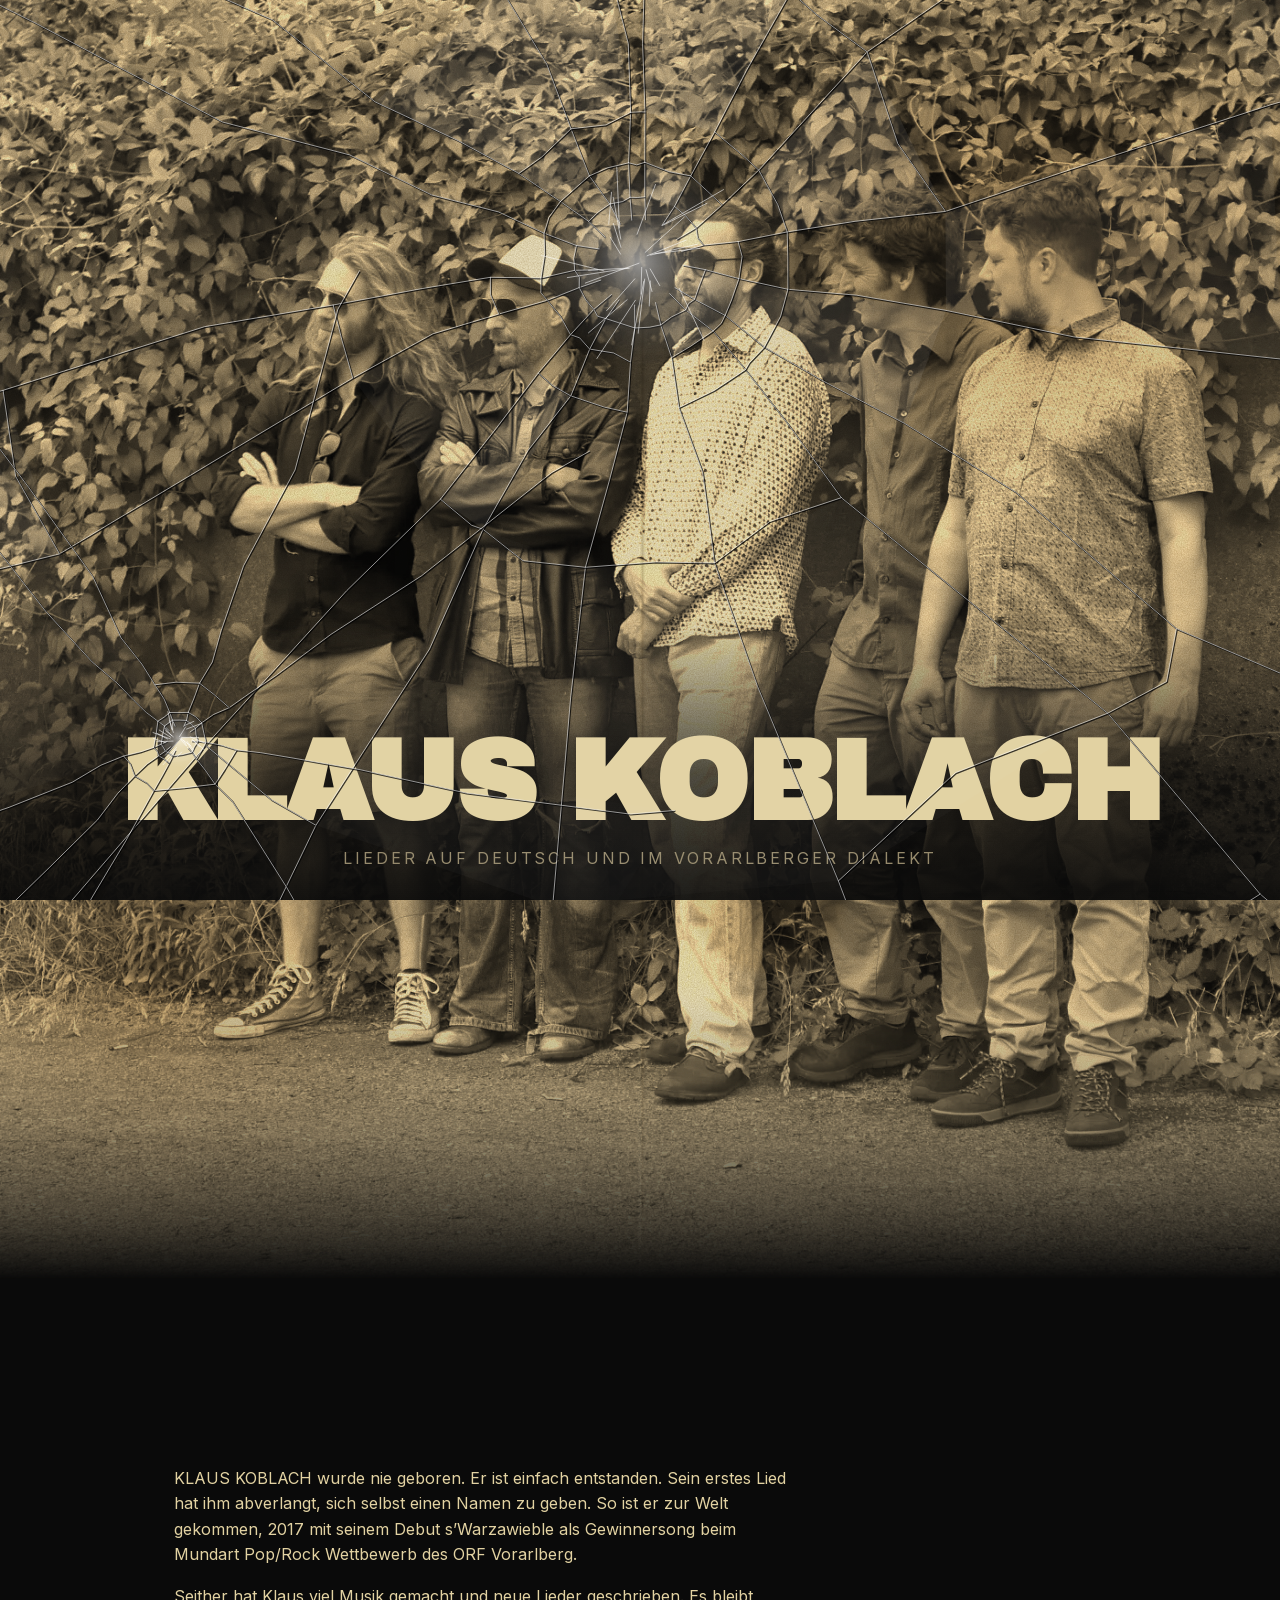
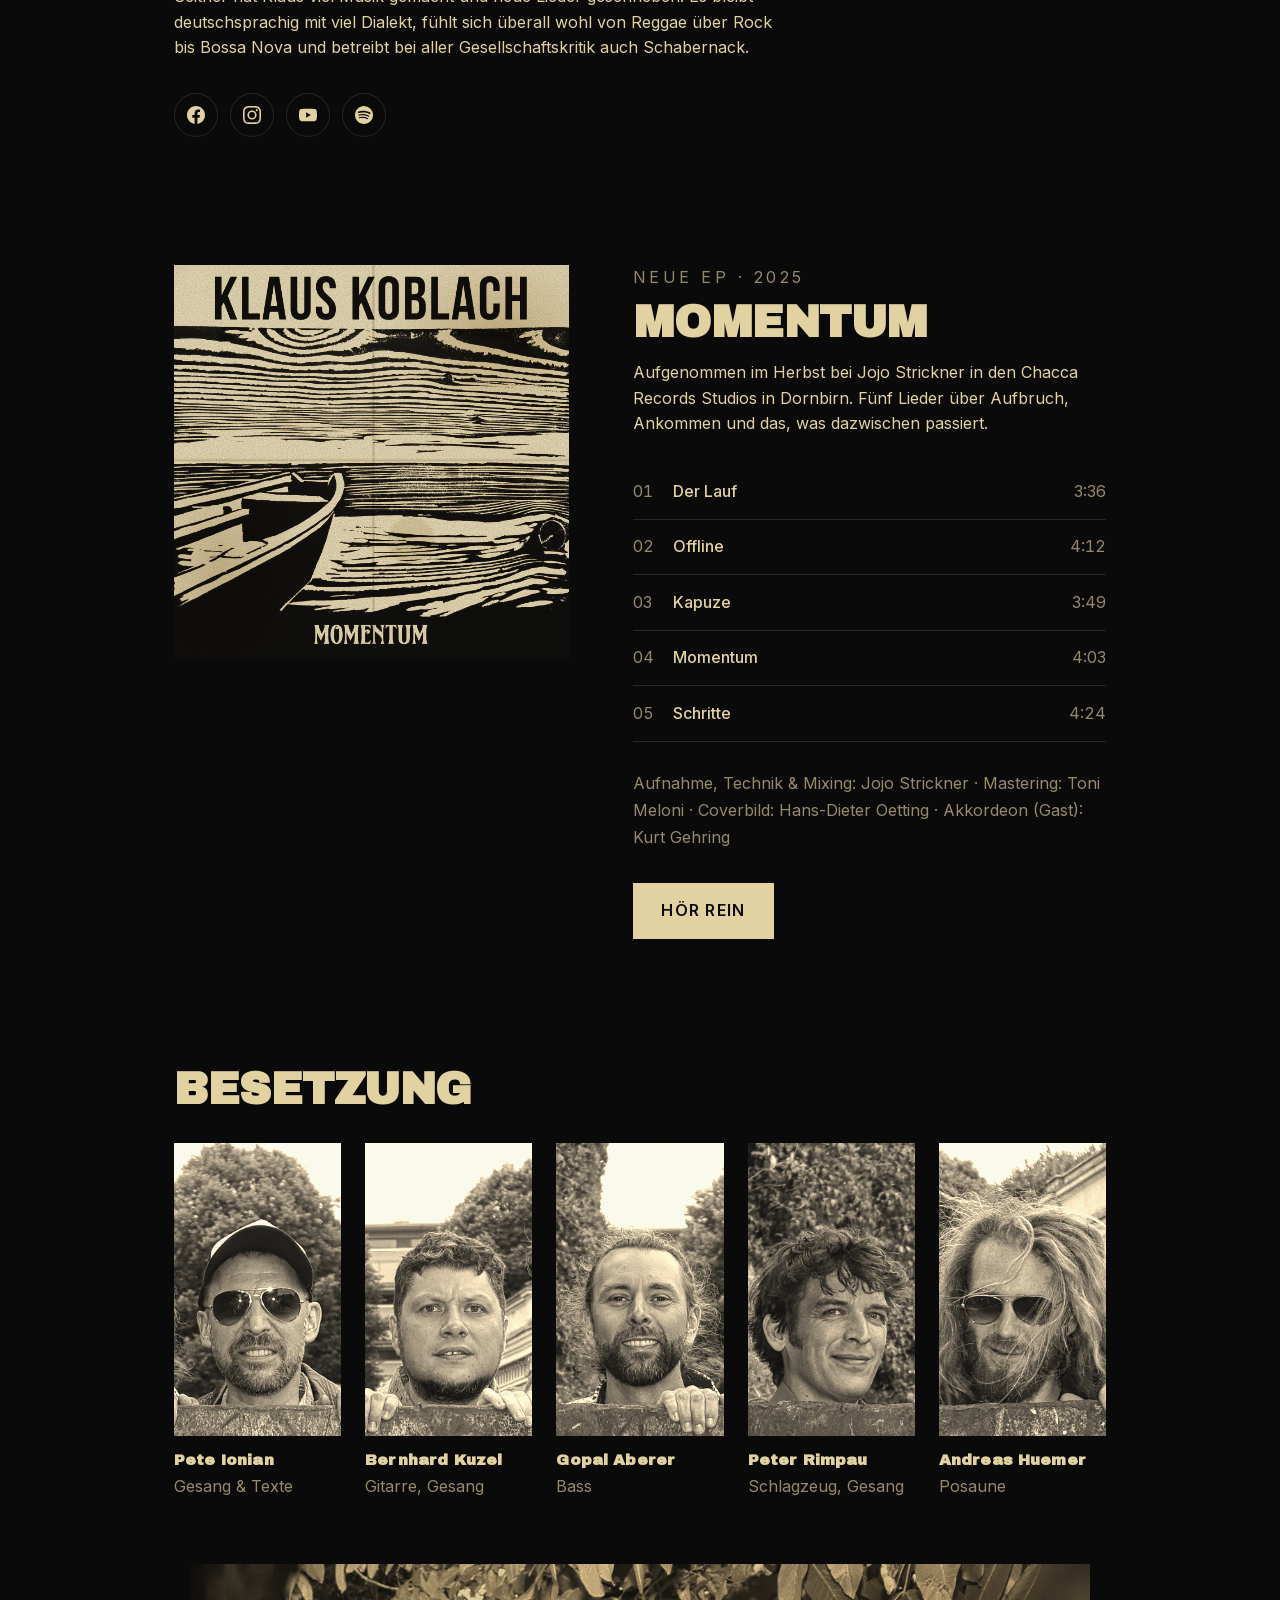
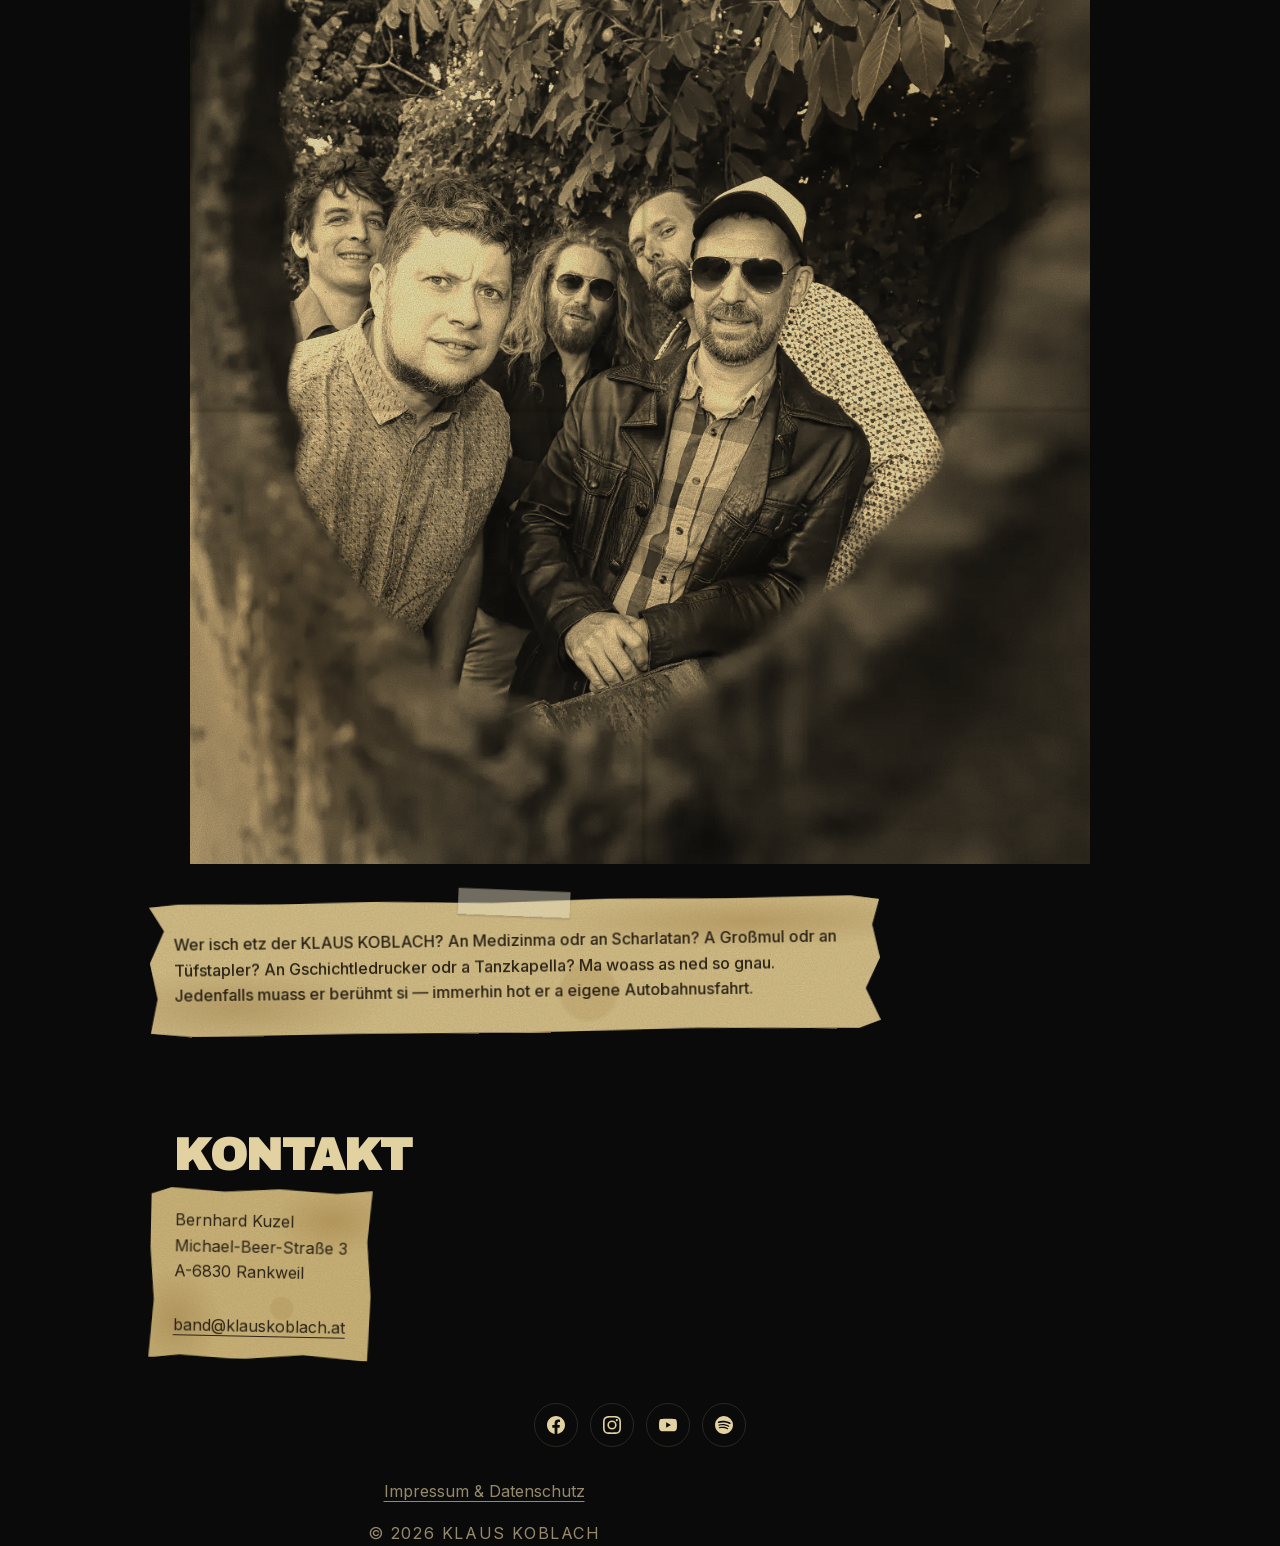
<file: index.html>
<!DOCTYPE html>
<html lang="de">
<head>
  <meta charset="utf-8">
  <meta name="viewport" content="width=device-width, initial-scale=1">
  <title>Klaus Koblach – Lieder auf Deutsch und im Vorarlberger Dialekt</title>
  <meta name="description" content="Klaus Koblach – Lieder auf Deutsch und im Vorarlberger Dialekt. Neue EP Momentum, 2025.">
  <link rel="canonical" href="https://klauskoblach.at/">
  <meta property="og:type" content="website">
  <meta property="og:site_name" content="Klaus Koblach">
  <meta property="og:title" content="Klaus Koblach">
  <meta property="og:description" content="Lieder auf Deutsch und im Vorarlberger Dialekt. Neue EP Momentum, 2025.">
  <meta property="og:url" content="https://klauskoblach.at/">
  <meta property="og:locale" content="de_AT">
  <meta property="og:image" content="https://klauskoblach.at/assets/momentum_cover.webp">
  <meta property="og:image:width" content="1400">
  <meta property="og:image:height" content="1400">
  <meta property="og:image:alt" content="Klaus Koblach – Momentum EP Cover">
  <meta name="twitter:card" content="summary_large_image">
  <meta name="twitter:title" content="Klaus Koblach">
  <meta name="twitter:description" content="Lieder auf Deutsch und im Vorarlberger Dialekt. Neue EP Momentum, 2025.">
  <meta name="twitter:image" content="https://klauskoblach.at/assets/momentum_cover.webp">
  <link rel="icon" href="favicon.ico" type="image/x-icon">
  <link rel="preload" href="./assets/fonts/inter.woff2" as="font" type="font/woff2" crossorigin>
  <link rel="preload" href="./assets/fonts/archivo-black.woff2" as="font" type="font/woff2" crossorigin>
  <link rel="stylesheet" href="main.css">
  <link rel="stylesheet" href="shatter.css">
  <script type="application/ld+json">
  {
    "@context": "https://schema.org",
    "@graph": [
      {
        "@type": "MusicGroup",
        "@id": "https://klauskoblach.at/#band",
        "name": "Klaus Koblach",
        "url": "https://klauskoblach.at/",
        "image": "https://klauskoblach.at/assets/band_hero.webp",
        "description": "Klaus Koblach – Lieder auf Deutsch und im Vorarlberger Dialekt.",
        "genre": ["Mundart", "Rock", "Funk", "Reggae"],
        "foundingLocation": {
          "@type": "Place",
          "address": {
            "@type": "PostalAddress",
            "addressRegion": "Vorarlberg",
            "addressCountry": "AT"
          }
        },
        "member": [
          { "@type": "Person", "name": "Pete Ionian", "roleName": "Gesang & Texte" },
          { "@type": "Person", "name": "Bernhard Kuzel", "roleName": "Gitarre, Gesang" },
          { "@type": "Person", "name": "Gopal Aberer", "roleName": "Bass" },
          { "@type": "Person", "name": "Peter Rimpau", "roleName": "Schlagzeug, Gesang" },
          { "@type": "Person", "name": "Andreas Huemer", "roleName": "Posaune" }
        ],
        "sameAs": [
          "https://www.facebook.com/klauskoblachmusig",
          "https://www.instagram.com/klaus.koblach/",
          "https://www.youtube.com/channel/UCjXDFGjjszeJP9RUM2wKMSg",
          "https://open.spotify.com/artist/4PFi5rYxz6XwfFeA3qB4Qe"
        ],
        "album": { "@id": "https://klauskoblach.at/#momentum" }
      },
      {
        "@type": "MusicAlbum",
        "@id": "https://klauskoblach.at/#momentum",
        "name": "Momentum",
        "albumProductionType": "https://schema.org/StudioAlbum",
        "datePublished": "2025",
        "numTracks": 5,
        "byArtist": { "@id": "https://klauskoblach.at/#band" },
        "image": "https://klauskoblach.at/assets/momentum_cover.webp",
        "track": [
          { "@type": "MusicRecording", "name": "Der Lauf", "position": 1, "duration": "PT3M36S" },
          { "@type": "MusicRecording", "name": "Offline", "position": 2, "duration": "PT4M12S" },
          { "@type": "MusicRecording", "name": "Kapuze", "position": 3, "duration": "PT3M49S" },
          { "@type": "MusicRecording", "name": "Momentum", "position": 4, "duration": "PT4M3S" },
          { "@type": "MusicRecording", "name": "Schritte", "position": 5, "duration": "PT4M24S" }
        ]
      },
      {
        "@type": "WebSite",
        "url": "https://klauskoblach.at/",
        "name": "Klaus Koblach",
        "inLanguage": "de-AT",
        "publisher": { "@id": "https://klauskoblach.at/#band" }
      }
    ]
  }
  </script>
</head>
<body>
  <header class="hero">
    <img class="hero-image" src="./assets/band_hero.webp" alt="Klaus Koblach Band">
    <div class="hero-text">
      <h1 class="wordmark">Klaus Koblach</h1>
      <p class="tagline">Lieder auf Deutsch und im Vorarlberger Dialekt</p>
    </div>
  </header>

  <main>
    <section class="intro container">
      <p class="lede">
        KLAUS KOBLACH wurde nie geboren. Er ist einfach entstanden. Sein erstes Lied hat ihm
        abverlangt, sich selbst einen Namen zu geben. So ist er zur Welt gekommen, 2017 mit
        seinem Debut <em>s’Warzawieble</em> als Gewinnersong beim Mundart Pop/Rock Wettbewerb
        des ORF Vorarlberg.
      </p>
      <p>
        Seither hat Klaus viel Musik gemacht und neue Lieder geschrieben. Es bleibt
        deutschsprachig mit viel Dialekt, fühlt sich überall wohl von Reggae über Rock bis
        Bossa Nova und betreibt bei aller Gesellschaftskritik auch Schabernack.
      </p>
      <ul class="socials socials-inline" aria-label="Social Media">
        <li><a href="https://www.facebook.com/klauskoblachmusig" aria-label="Facebook" target="_blank" rel="noopener">
          <svg viewBox="0 0 24 24" aria-hidden="true"><path fill="currentColor" d="M24 12.073c0-6.627-5.373-12-12-12s-12 5.373-12 12c0 5.99 4.388 10.954 10.125 11.854v-8.385H7.078v-3.47h3.047V9.43c0-3.007 1.792-4.669 4.533-4.669 1.312 0 2.686.235 2.686.235v2.953H15.83c-1.491 0-1.956.925-1.956 1.874v2.25h3.328l-.532 3.47h-2.796v8.385C19.612 23.027 24 18.062 24 12.073z"/></svg>
        </a></li>
        <li><a href="https://www.instagram.com/klaus.koblach/" aria-label="Instagram" target="_blank" rel="noopener">
          <svg viewBox="0 0 24 24" aria-hidden="true"><path fill="currentColor" d="M12 2.163c3.204 0 3.584.012 4.85.07 3.252.148 4.771 1.691 4.919 4.919.058 1.265.069 1.645.069 4.849 0 3.205-.012 3.584-.069 4.849-.149 3.225-1.664 4.771-4.919 4.919-1.266.058-1.644.07-4.85.07-3.204 0-3.584-.012-4.849-.07-3.26-.149-4.771-1.699-4.919-4.92-.058-1.265-.07-1.644-.07-4.849 0-3.204.013-3.583.07-4.849.149-3.227 1.664-4.771 4.919-4.919 1.266-.057 1.645-.069 4.849-.069zM12 0C8.741 0 8.333.014 7.053.072 2.695.272.273 2.69.073 7.052.014 8.333 0 8.741 0 12c0 3.259.014 3.668.072 4.948.2 4.358 2.618 6.78 6.98 6.98C8.333 23.986 8.741 24 12 24c3.259 0 3.668-.014 4.948-.072 4.354-.2 6.782-2.618 6.979-6.98.059-1.28.073-1.689.073-4.948 0-3.259-.014-3.667-.072-4.947-.196-4.354-2.617-6.78-6.979-6.98C15.668.014 15.259 0 12 0zm0 5.838a6.162 6.162 0 1 0 0 12.324 6.162 6.162 0 0 0 0-12.324zM12 16a4 4 0 1 1 0-8 4 4 0 0 1 0 8zm6.406-11.845a1.44 1.44 0 1 0 0 2.881 1.44 1.44 0 0 0 0-2.881z"/></svg>
        </a></li>
        <li><a href="https://www.youtube.com/channel/UCjXDFGjjszeJP9RUM2wKMSg" aria-label="YouTube" target="_blank" rel="noopener">
          <svg viewBox="0 0 24 24" aria-hidden="true"><path fill="currentColor" d="M23.498 6.186a3.016 3.016 0 0 0-2.122-2.136C19.505 3.545 12 3.545 12 3.545s-7.505 0-9.377.505A3.017 3.017 0 0 0 .502 6.186C0 8.07 0 12 0 12s0 3.93.502 5.814a3.016 3.016 0 0 0 2.122 2.136c1.871.505 9.376.505 9.376.505s7.505 0 9.377-.505a3.015 3.015 0 0 0 2.122-2.136C24 15.93 24 12 24 12s0-3.93-.502-5.814zM9.545 15.568V8.432L15.818 12l-6.273 3.568z"/></svg>
        </a></li>
        <li><a href="https://open.spotify.com/artist/4PFi5rYxz6XwfFeA3qB4Qe" aria-label="Spotify" target="_blank" rel="noopener">
          <svg viewBox="0 0 24 24" aria-hidden="true"><path fill="currentColor" d="M12 0C5.4 0 0 5.4 0 12s5.4 12 12 12 12-5.4 12-12A12 12 0 0 0 12 0zm5.521 17.34c-.24.359-.66.48-1.021.24-2.82-1.74-6.36-2.101-10.561-1.141-.418.122-.779-.179-.899-.539-.12-.421.18-.78.54-.9 4.56-1.021 8.52-.6 11.64 1.32.42.18.479.659.301 1.02zm1.44-3.3c-.301.42-.841.6-1.262.3-3.239-1.98-8.159-2.58-11.939-1.38-.479.12-1.02-.12-1.14-.6-.12-.48.12-1.021.6-1.141C9.6 9.9 15 10.561 18.72 12.84c.361.181.54.78.241 1.2zm.12-3.36C15.24 8.4 8.82 8.16 5.16 9.301c-.6.179-1.2-.181-1.38-.721-.18-.601.18-1.2.72-1.381 4.26-1.26 11.28-1.02 15.721 1.621.539.3.719 1.02.42 1.56-.299.421-1.02.599-1.559.3z"/></svg>
        </a></li>
      </ul>
    </section>

    <section class="release container">
      <div class="release-cover">
        <img src="./assets/momentum_cover.webp" alt="Momentum EP Cover">
      </div>
      <div class="release-info">
        <p class="eyebrow">Neue EP · 2025</p>
        <h2>Momentum</h2>
        <p>
          Aufgenommen im Herbst bei Jojo Strickner in den Chacca Records Studios in Dornbirn.
          Fünf Lieder über Aufbruch, Ankommen und das, was dazwischen passiert.
        </p>
        <ol class="tracklist">
          <li><span class="num">01</span><span class="title">Der Lauf</span><span class="dur">3:36</span></li>
          <li><span class="num">02</span><span class="title">Offline</span><span class="dur">4:12</span></li>
          <li><span class="num">03</span><span class="title">Kapuze</span><span class="dur">3:49</span></li>
          <li><span class="num">04</span><span class="title">Momentum</span><span class="dur">4:03</span></li>
          <li><span class="num">05</span><span class="title">Schritte</span><span class="dur">4:24</span></li>
        </ol>
        <p class="credits">
          Aufnahme, Technik &amp; Mixing: Jojo Strickner ·
          Mastering: Toni Meloni ·
          Coverbild: Hans-Dieter Oetting ·
          Akkordeon (Gast): Kurt Gehring
        </p>
        <a class="cta" href="https://distrokid.com/hyperfollow/klauskoblach/momentum" target="_blank" rel="noopener">Hör rein</a>
      </div>
    </section>

    <section class="lineup container">
      <h2>Besetzung</h2>
      <ul class="members">
        <li class="member" tabindex="0">
          <img src="./assets/pete.jpg" alt="Pete Ionian">
          <h3>Pete Ionian</h3>
          <p>Gesang &amp; Texte</p>
        </li>
        <li class="member" tabindex="0">
          <img src="./assets/burnes.jpg" alt="Bernhard Kuzel">
          <h3>Bernhard Kuzel</h3>
          <p>Gitarre, Gesang</p>
        </li>
        <li class="member" tabindex="0">
          <img src="./assets/gopal.jpg" alt="Gopal Aberer">
          <h3>Gopal Aberer</h3>
          <p>Bass</p>
        </li>
        <li class="member" tabindex="0">
          <img src="./assets/peter.jpg" alt="Peter Rimpau">
          <h3>Peter Rimpau</h3>
          <p>Schlagzeug, Gesang</p>
        </li>
        <li class="member" tabindex="0">
          <img src="./assets/andi.jpg" alt="Andreas Huemer">
          <h3>Andreas Huemer</h3>
          <p>Posaune</p>
        </li>
      </ul>
    </section>

    <figure class="break" tabindex="0">
      <img src="./assets/band_secondary.webp" alt="">
    </figure>

    <section class="dialect container">
      <p>
        Wer isch etz der KLAUS KOBLACH? An Medizinma odr an Scharlatan? A Großmul odr an
        Tüfstapler? An Gschichtledrucker odr a Tanzkapella? Ma woass as ned so gnau.
        Jedenfalls muass er berühmt si — immerhin hot er a eigene Autobahnusfahrt.
      </p>
    </section>

    <section class="contact container">
      <h2>Kontakt</h2>
      <div class="contact-block">
        <p>
          Bernhard Kuzel<br>
          Michael-Beer-Straße 3<br>
          A-6830 Rankweil
        </p>
        <a href="mailto:band@klauskoblach.at">band@klauskoblach.at</a>
      </div>
    </section>
  </main>

  <footer class="container">
    <ul class="socials" aria-label="Social Media">
      <li><a href="https://www.facebook.com/klauskoblachmusig" aria-label="Facebook" target="_blank" rel="noopener">
        <svg viewBox="0 0 24 24" aria-hidden="true"><path fill="currentColor" d="M24 12.073c0-6.627-5.373-12-12-12s-12 5.373-12 12c0 5.99 4.388 10.954 10.125 11.854v-8.385H7.078v-3.47h3.047V9.43c0-3.007 1.792-4.669 4.533-4.669 1.312 0 2.686.235 2.686.235v2.953H15.83c-1.491 0-1.956.925-1.956 1.874v2.25h3.328l-.532 3.47h-2.796v8.385C19.612 23.027 24 18.062 24 12.073z"/></svg>
      </a></li>
      <li><a href="https://www.instagram.com/klaus.koblach/" aria-label="Instagram" target="_blank" rel="noopener">
        <svg viewBox="0 0 24 24" aria-hidden="true"><path fill="currentColor" d="M12 2.163c3.204 0 3.584.012 4.85.07 3.252.148 4.771 1.691 4.919 4.919.058 1.265.069 1.645.069 4.849 0 3.205-.012 3.584-.069 4.849-.149 3.225-1.664 4.771-4.919 4.919-1.266.058-1.644.07-4.85.07-3.204 0-3.584-.012-4.849-.07-3.26-.149-4.771-1.699-4.919-4.92-.058-1.265-.07-1.644-.07-4.849 0-3.204.013-3.583.07-4.849.149-3.227 1.664-4.771 4.919-4.919 1.266-.057 1.645-.069 4.849-.069zM12 0C8.741 0 8.333.014 7.053.072 2.695.272.273 2.69.073 7.052.014 8.333 0 8.741 0 12c0 3.259.014 3.668.072 4.948.2 4.358 2.618 6.78 6.98 6.98C8.333 23.986 8.741 24 12 24c3.259 0 3.668-.014 4.948-.072 4.354-.2 6.782-2.618 6.979-6.98.059-1.28.073-1.689.073-4.948 0-3.259-.014-3.667-.072-4.947-.196-4.354-2.617-6.78-6.979-6.98C15.668.014 15.259 0 12 0zm0 5.838a6.162 6.162 0 1 0 0 12.324 6.162 6.162 0 0 0 0-12.324zM12 16a4 4 0 1 1 0-8 4 4 0 0 1 0 8zm6.406-11.845a1.44 1.44 0 1 0 0 2.881 1.44 1.44 0 0 0 0-2.881z"/></svg>
      </a></li>
      <li><a href="https://www.youtube.com/channel/UCjXDFGjjszeJP9RUM2wKMSg" aria-label="YouTube" target="_blank" rel="noopener">
        <svg viewBox="0 0 24 24" aria-hidden="true"><path fill="currentColor" d="M23.498 6.186a3.016 3.016 0 0 0-2.122-2.136C19.505 3.545 12 3.545 12 3.545s-7.505 0-9.377.505A3.017 3.017 0 0 0 .502 6.186C0 8.07 0 12 0 12s0 3.93.502 5.814a3.016 3.016 0 0 0 2.122 2.136c1.871.505 9.376.505 9.376.505s7.505 0 9.377-.505a3.015 3.015 0 0 0 2.122-2.136C24 15.93 24 12 24 12s0-3.93-.502-5.814zM9.545 15.568V8.432L15.818 12l-6.273 3.568z"/></svg>
      </a></li>
      <li><a href="https://open.spotify.com/artist/4PFi5rYxz6XwfFeA3qB4Qe" aria-label="Spotify" target="_blank" rel="noopener">
        <svg viewBox="0 0 24 24" aria-hidden="true"><path fill="currentColor" d="M12 0C5.4 0 0 5.4 0 12s5.4 12 12 12 12-5.4 12-12A12 12 0 0 0 12 0zm5.521 17.34c-.24.359-.66.48-1.021.24-2.82-1.74-6.36-2.101-10.561-1.141-.418.122-.779-.179-.899-.539-.12-.421.18-.78.54-.9 4.56-1.021 8.52-.6 11.64 1.32.42.18.479.659.301 1.02zm1.44-3.3c-.301.42-.841.6-1.262.3-3.239-1.98-8.159-2.58-11.939-1.38-.479.12-1.02-.12-1.14-.6-.12-.48.12-1.021.6-1.141C9.6 9.9 15 10.561 18.72 12.84c.361.181.54.78.241 1.2zm.12-3.36C15.24 8.4 8.82 8.16 5.16 9.301c-.6.179-1.2-.181-1.38-.721-.18-.601.18-1.2.72-1.381 4.26-1.26 11.28-1.02 15.721 1.621.539.3.719 1.02.42 1.56-.299.421-1.02.599-1.559.3z"/></svg>
      </a></li>
    </ul>
    <p class="legal"><a href="./impressum.html">Impressum &amp; Datenschutz</a></p>
    <p class="colophon">© 2026 Klaus Koblach</p>
  </footer>
  <script src="shatter.js" defer></script>
</body>
</html>
</file>
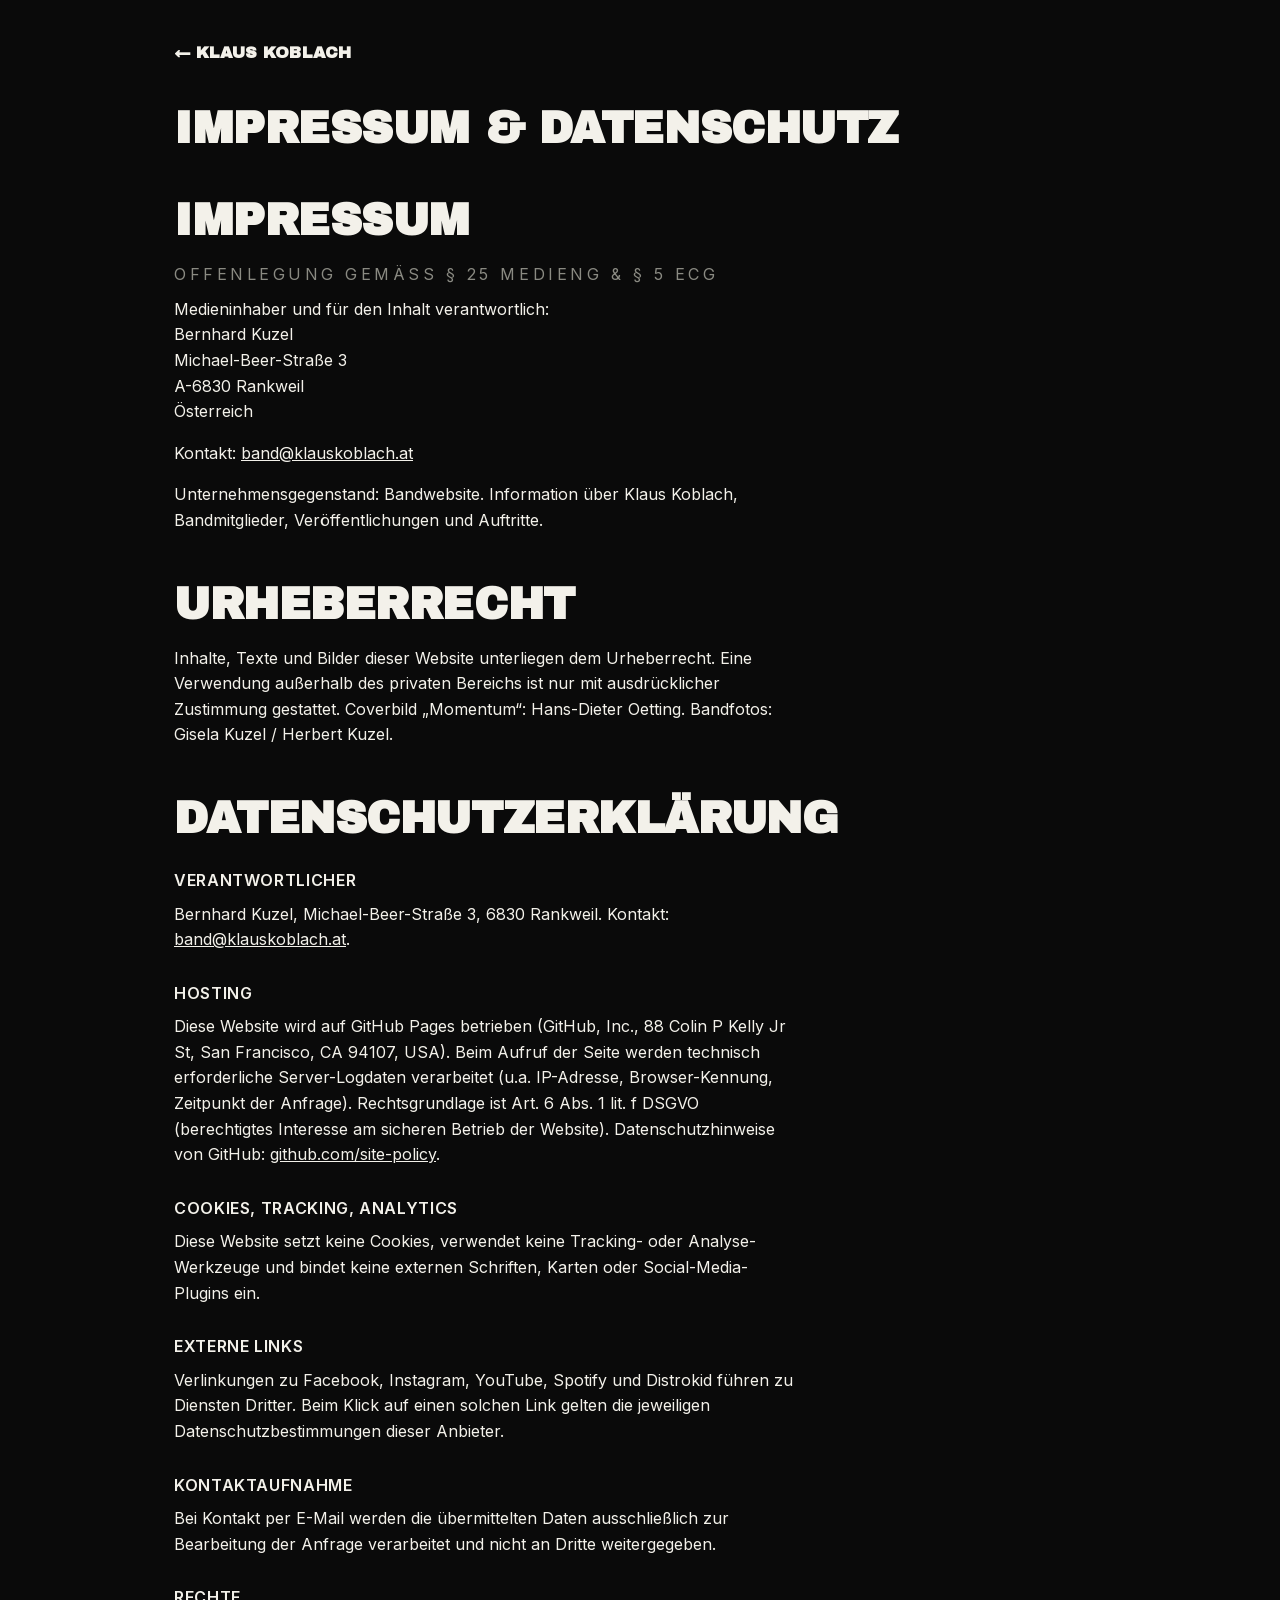
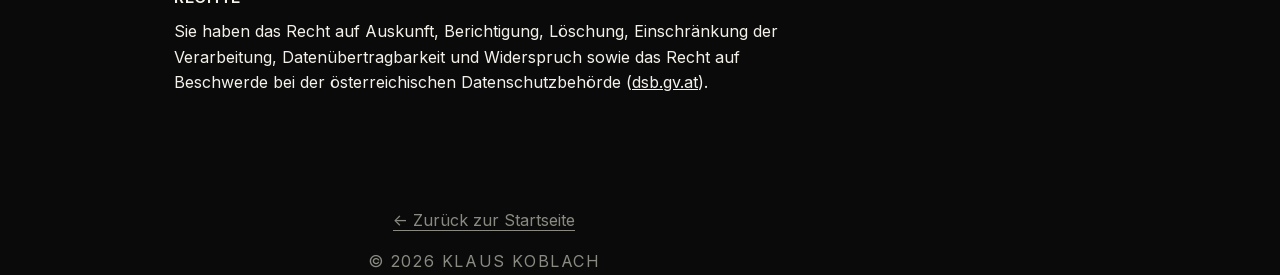
<file: impressum.html>
<!DOCTYPE html>
<html lang="de">
<head>
  <meta charset="utf-8">
  <meta name="viewport" content="width=device-width, initial-scale=1">
  <title>Impressum &amp; Datenschutz · Klaus Koblach</title>
  <meta name="description" content="Impressum und Datenschutzerklärung der Website klauskoblach.at.">
  <meta name="robots" content="noindex">
  <link rel="canonical" href="https://klauskoblach.at/impressum.html">
  <link rel="icon" href="favicon.ico" type="image/x-icon">
  <link rel="preload" href="./assets/fonts/inter.woff2" as="font" type="font/woff2" crossorigin>
  <link rel="preload" href="./assets/fonts/archivo-black.woff2" as="font" type="font/woff2" crossorigin>
  <link rel="stylesheet" href="main.css">
</head>
<body class="legal-page">
  <header class="legal-header container">
    <a class="legal-home" href="./">← Klaus Koblach</a>
  </header>

  <main class="legal-body container">
    <h1>Impressum &amp; Datenschutz</h1>

    <section>
      <h2>Impressum</h2>
      <p class="eyebrow">Offenlegung gemäß § 25 MedienG &amp; § 5 ECG</p>
      <p>
        Medieninhaber und für den Inhalt verantwortlich:<br>
        Bernhard Kuzel<br>
        Michael-Beer-Straße 3<br>
        A-6830 Rankweil<br>
        Österreich
      </p>
      <p>
        Kontakt: <a href="mailto:band@klauskoblach.at">band@klauskoblach.at</a>
      </p>
      <p>
        Unternehmensgegenstand: Bandwebsite. Information über Klaus Koblach,
        Bandmitglieder, Veröffentlichungen und Auftritte.
      </p>
    </section>

    <section>
      <h2>Urheberrecht</h2>
      <p>
        Inhalte, Texte und Bilder dieser Website unterliegen dem Urheberrecht.
        Eine Verwendung außerhalb des privaten Bereichs ist nur mit ausdrücklicher
        Zustimmung gestattet. Coverbild „Momentum“: Hans-Dieter Oetting.
        Bandfotos: Gisela Kuzel / Herbert Kuzel.
      </p>
    </section>

    <section>
      <h2>Datenschutzerklärung</h2>

      <h3>Verantwortlicher</h3>
      <p>
        Bernhard Kuzel, Michael-Beer-Straße 3, 6830 Rankweil.
        Kontakt: <a href="mailto:band@klauskoblach.at">band@klauskoblach.at</a>.
      </p>

      <h3>Hosting</h3>
      <p>
        Diese Website wird auf GitHub Pages betrieben (GitHub, Inc.,
        88 Colin P Kelly Jr St, San Francisco, CA 94107, USA). Beim Aufruf der
        Seite werden technisch erforderliche Server-Logdaten verarbeitet
        (u.a. IP-Adresse, Browser-Kennung, Zeitpunkt der Anfrage).
        Rechtsgrundlage ist Art. 6 Abs. 1 lit. f DSGVO (berechtigtes Interesse
        am sicheren Betrieb der Website).
        Datenschutzhinweise von GitHub:
        <a href="https://docs.github.com/site-policy/privacy-policies/github-general-privacy-statement"
           target="_blank" rel="noopener">github.com/site-policy</a>.
      </p>

      <h3>Cookies, Tracking, Analytics</h3>
      <p>
        Diese Website setzt keine Cookies, verwendet keine Tracking- oder
        Analyse-Werkzeuge und bindet keine externen Schriften, Karten oder
        Social-Media-Plugins ein.
      </p>

      <h3>Externe Links</h3>
      <p>
        Verlinkungen zu Facebook, Instagram, YouTube, Spotify und Distrokid
        führen zu Diensten Dritter. Beim Klick auf einen solchen Link gelten
        die jeweiligen Datenschutzbestimmungen dieser Anbieter.
      </p>

      <h3>Kontaktaufnahme</h3>
      <p>
        Bei Kontakt per E-Mail werden die übermittelten Daten ausschließlich
        zur Bearbeitung der Anfrage verarbeitet und nicht an Dritte weitergegeben.
      </p>

      <h3>Rechte</h3>
      <p>
        Sie haben das Recht auf Auskunft, Berichtigung, Löschung, Einschränkung
        der Verarbeitung, Datenübertragbarkeit und Widerspruch sowie das Recht
        auf Beschwerde bei der österreichischen Datenschutzbehörde
        (<a href="https://www.dsb.gv.at" target="_blank" rel="noopener">dsb.gv.at</a>).
      </p>
    </section>
  </main>

  <footer class="container">
    <p class="legal"><a href="./">← Zurück zur Startseite</a></p>
    <p class="colophon">© 2026 Klaus Koblach</p>
  </footer>
</body>
</html>
</file>
<file: main.css>
@font-face {
  font-family: 'Archivo Black';
  font-style: normal;
  font-weight: 400;
  font-display: swap;
  src: url('./assets/fonts/archivo-black.woff2') format('woff2');
}

@font-face {
  font-family: 'Inter';
  font-style: normal;
  font-weight: 400 600;
  font-display: swap;
  src: url('./assets/fonts/inter.woff2') format('woff2');
}

:root {
  --bg: #0a0a0a;
  --fg: #f3f1ea;
  --muted: #8a8a82;
  --rule: rgba(243, 241, 234, 0.12);
  --max: 980px;
}

* {
  box-sizing: border-box;
}

html {
  -webkit-text-size-adjust: 100%;
}

body {
  margin: 0;
  background: var(--bg);
  color: var(--fg);
  font-family: 'Inter', -apple-system, BlinkMacSystemFont, system-ui, sans-serif;
  font-weight: 400;
  font-size: 16px;
  line-height: 1.6;
  -webkit-font-smoothing: antialiased;
  -moz-osx-font-smoothing: grayscale;
}

img {
  display: block;
  max-width: 100%;
  height: auto;
}

a {
  color: inherit;
}

.container {
  max-width: var(--max);
  margin: 0 auto;
  padding: 0 1.5rem;
}

/* Hero */
.hero {
  position: relative;
  isolation: isolate;
}

.hero-image {
  width: 100%;
  aspect-ratio: 1 / 1;
  object-fit: cover;
  filter: grayscale(100%) contrast(1.05);
  -webkit-mask-image: linear-gradient(180deg, #000 78%, transparent 100%);
  mask-image: linear-gradient(180deg, #000 78%, transparent 100%);
}

.hero-text {
  position: sticky;
  bottom: 0;
  z-index: 2;
  margin-top: -10rem;
  padding: 7rem 1.5rem 1.75rem;
  text-align: center;
  background: linear-gradient(180deg,
    rgba(10, 10, 10, 0) 0%,
    rgba(10, 10, 10, 0.7) 55%,
    rgba(10, 10, 10, 0.95) 100%);
}

.wordmark {
  font-family: 'Archivo Black', Impact, sans-serif;
  font-weight: 900;
  font-size: clamp(2.5rem, 11vw, 7rem);
  line-height: 0.95;
  letter-spacing: -0.02em;
  margin: 0;
  text-transform: uppercase;
}

.tagline {
  letter-spacing: 0.18em;
  text-transform: uppercase;
  color: var(--muted);
  margin: 0.6rem auto 0;
  max-width: none;
}

/* Sections */
main section {
  padding: 5rem 0;
  border-top: 0;
}

main section:first-of-type {
  border-top: 0;
  padding-top: 4rem;
}

main .release,
main .lineup,
main .contact {
  padding-top: 4rem;
}

@media (min-width: 768px) {
  main section {
    padding: 7rem 0;
  }

  main .release,
  main .lineup,
  main .contact {
    padding-top:  8rem;
  }
}

h2 {
  font-family: 'Archivo Black', Impact, sans-serif;
  font-weight: 900;
  font-size: clamp(1.75rem, 4.5vw, 2.75rem);
  letter-spacing: -0.01em;
  text-transform: uppercase;
  margin: 0 0 2rem;
  line-height: 1;
}

p {
  margin: 0 0 1rem;
  max-width: 62ch;
}

p:last-child {
  margin-bottom: 0;
}

em {
  font-style: normal;
}

/* Release / EP */
.release {
  display: grid;
  gap: 2.5rem;
  grid-template-columns: 1fr;
}

@media (min-width: 768px) {
  .release {
    grid-template-columns: 5fr 6fr;
    gap: 4rem;
    align-items: start;
  }
}

.release-cover img {
  width: 100%;
  aspect-ratio: 1 / 1;
  object-fit: cover;
}

.release-info > h2 {
  margin-top: 0.25rem;
  margin-bottom: 1rem;
}

.eyebrow {
  letter-spacing: 0.22em;
  text-transform: uppercase;
  color: var(--muted);
  margin: 0 0 0.6rem;
}

.tracklist {
  list-style: none;
  margin: 1.75rem 0;
  padding: 0;
  border-top: 0;
}

.tracklist li {
  display: grid;
  grid-template-columns: 2.5rem 1fr auto;
  align-items: baseline;
  padding: 0.9rem 0;
  border-bottom: 1px solid var(--rule);
  font-variant-numeric: tabular-nums;
}

.tracklist .num {
  color: var(--muted);
  letter-spacing: 0.05em;
}

.tracklist .title {
  font-weight: 500;
}

.tracklist .dur {
  color: var(--muted);
}

.credits {
  line-height: 1.7;
  color: var(--muted);
  max-width: none;
}

.cta {
  display: inline-block;
  margin-top: 1rem;
  padding: 0.95rem 1.8rem;
  background: var(--fg);
  color: var(--bg);
  font-weight: 600;
  letter-spacing: 0.08em;
  text-transform: uppercase;
  text-decoration: none;
  transition: opacity 0.15s ease;
}

.cta:hover,
.cta:focus-visible {
  opacity: 0.85;
  outline: none;
}

/* Lineup */
.members {
  list-style: none;
  margin: 0;
  padding: 0;
  display: grid;
  gap: 1.5rem 1rem;
  grid-template-columns: repeat(2, 1fr);
}

@media (min-width: 640px) {
  .members {
    grid-template-columns: repeat(3, 1fr);
  }
}

@media (min-width: 900px) {
  .members {
    grid-template-columns: repeat(5, 1fr);
    gap: 1.5rem;
  }
}

.member,
.break {
  outline: none;
}

.member:focus-visible,
.break:focus-visible {
  outline: 2px solid var(--fg);
  outline-offset: 4px;
}

.member img {
  width: 100%;
  aspect-ratio: 4 / 7;
  object-fit: cover;
  filter: grayscale(100%) contrast(1.02);
  transition: filter 0.3s ease;
  margin-bottom: 0.75rem;
}

.member:hover img,
.member:focus-within img {
  filter: grayscale(0%);
}

.member h3 {
  font-family: 'Archivo Black', Impact, sans-serif;
  font-weight: 900;
  font-size: 0.95rem;
  margin: 0 0 0.15rem;
  letter-spacing: 0.01em;
}

.member p {
  color: var(--muted);
  margin: 0;
}

/* Break image */
.break {
  margin: 3rem auto;
  max-width: min(100%, 100vh);
}

@media (min-width: 768px) {
  .break {
    margin: 4rem auto;
  }
}

.break img {
  width: 100%;
  aspect-ratio: 1 / 1;
  object-fit: cover;
  filter: grayscale(100%) contrast(1.05);
  transition: filter 0.3s ease;
}

.break:hover img,
.break:focus-within img {
  filter: grayscale(0%);
}

/* Dialect block */
.dialect p {
  line-height: 1.6;
}

/* Contact */
.contact-block {
  display: flex;
  flex-direction: column;
  gap: 0.75rem;
}

.contact-block a {
  text-decoration: underline;
  text-underline-offset: 4px;
  text-decoration-thickness: 1px;
  width: max-content;
}

/* Footer */
footer {
  padding: 6rem 1.5rem 3rem;
  text-align: center;
  border-top: 0;
}

footer.container {
  padding-top: 4rem;
}

@media (min-width: 768px) {
  footer {
    padding-top: 8rem;
  }
}

.socials {
  list-style: none;
  display: flex;
  gap: 0.75rem;
  justify-content: center;
  padding: 0;
  margin: 0 0 2rem;
}

.socials-inline {
  justify-content: flex-start;
  margin: 2rem 0 0;
}

.socials a {
  display: inline-flex;
  width: 44px;
  height: 44px;
  align-items: center;
  justify-content: center;
  border: 1px solid var(--rule);
  border-radius: 50%;
  color: var(--fg);
  transition: background 0.15s ease, color 0.15s ease, border-color 0.15s ease;
}

.socials a:hover,
.socials a:focus-visible {
  background: var(--fg);
  color: var(--bg);
  border-color: var(--fg);
  outline: none;
}

.socials svg {
  width: 18px;
  height: 18px;
}

.colophon {
  color: var(--muted);
  letter-spacing: 0.1em;
  text-transform: uppercase;
  margin: 0;
}

.legal {
  margin: 0 0 1rem;
}

.legal a {
  color: var(--muted);
  text-decoration: underline;
  text-underline-offset: 4px;
  text-decoration-thickness: 1px;
}

/* Legal page (Impressum/Datenschutz) */
.legal-page main section {
  padding: 0;
  border-top: 0;
  margin-top: 3rem;
}

.legal-header {
  padding-top: 2.5rem;
  padding-bottom: 2.5rem;
}

.legal-home {
  font-family: 'Archivo Black', Impact, sans-serif;
  font-weight: 900;
  text-transform: uppercase;
  letter-spacing: 0.02em;
  text-decoration: none;
  font-size: 1rem;
}

.legal-body {
  padding-bottom: 3rem;
}

.legal-body h1 {
  font-family: 'Archivo Black', Impact, sans-serif;
  font-weight: 900;
  font-size: clamp(1.75rem, 4.5vw, 2.75rem);
  letter-spacing: -0.01em;
  text-transform: uppercase;
  margin: 0 0 2.5rem;
  line-height: 1;
}

.legal-body h2 {
  margin-top: 0;
  margin-bottom: 1.25rem;
}

.legal-body h3 {
  font-family: 'Inter', sans-serif;
  font-weight: 600;
  font-size: 1rem;
  letter-spacing: 0.04em;
  text-transform: uppercase;
  margin: 1.75rem 0 0.5rem;
  color: var(--fg);
}
</file>
<file: shatter.css>
/* Shattered-glass + yellowed-poster layer. Adds no layout: only overlays,
   pseudo-elements, filters and colour on existing elements. */

:root {
  /* Yellowed instead of white text */
  --fg: #e2d2a2;
  --muted: #968a6c;
  --rule: rgba(226, 210, 162, 0.14);
  --paper: #d8c48e;
  --paper-edge: #a8874a;
  --ink: #2b2216;
  --paper-noise: url("data:image/svg+xml,%3Csvg xmlns='http://www.w3.org/2000/svg' width='220' height='220'%3E%3Cfilter id='n'%3E%3CfeTurbulence type='fractalNoise' baseFrequency='0.85' numOctaves='3' stitchTiles='stitch'/%3E%3CfeColorMatrix values='0 0 0 0 0.35 0 0 0 0 0.25 0 0 0 0 0.1 0 0 0 0.55 0'/%3E%3C/filter%3E%3Crect width='100%25' height='100%25' filter='url(%23n)'/%3E%3C/svg%3E");
  --paper-stains:
    radial-gradient(ellipse 40% 30% at 82% 18%, rgba(140, 95, 30, 0.35), transparent 70%),
    radial-gradient(ellipse 30% 45% at 12% 78%, rgba(120, 80, 25, 0.3), transparent 70%),
    radial-gradient(circle at 60% 70%, rgba(150, 110, 40, 0.18) 0 6%, transparent 7%),
    radial-gradient(ellipse 120% 120% at 50% 50%, transparent 55%, rgba(110, 70, 20, 0.55) 100%);
}

/* Cracked pane in front of the whole page */
.shatter {
  position: fixed;
  inset: 0;
  width: 100vw;
  height: 100vh;
  pointer-events: none;
  z-index: 100;
}

.shatter .crack {
  fill: none;
  stroke: rgba(255, 255, 255, 0.7);
  stroke-width: 0.8;
  stroke-linejoin: round;
  stroke-linecap: round;
}

.shatter .crack-shadow {
  fill: none;
  stroke: rgba(0, 0, 0, 0.75);
  stroke-width: 1.4;
  stroke-linejoin: round;
}

.shatter .shard {
  mix-blend-mode: screen;
}

/* Yellowed poster: the dialect text */
.dialect p {
  position: relative;
  isolation: isolate;
  color: var(--ink);
  font-weight: 500;
  transform: rotate(-0.8deg);
}

.dialect p::before {
  content: '';
  position: absolute;
  inset: -1.75rem -1.5rem;
  z-index: -1;
  background: var(--paper-noise), var(--paper-stains), var(--paper);
  box-shadow: 0 12px 30px rgba(0, 0, 0, 0.6);
  clip-path: polygon(0 2%, 4% 0, 18% 1%, 31% 0, 47% 2%, 63% 0, 79% 1%, 96% 0, 100% 3%,
    99% 22%, 100% 47%, 98% 70%, 100% 94%, 97% 100%, 75% 98%, 52% 100%, 28% 99%, 6% 100%,
    0 97%, 1% 71%, 0 44%, 2% 20%);
}

/* Strip of tape holding the poster */
.dialect p::after {
  content: '';
  position: absolute;
  top: -2.4rem;
  left: 50%;
  width: 7rem;
  height: 1.6rem;
  transform: translateX(-50%) rotate(3deg);
  background: rgba(235, 228, 200, 0.45);
  box-shadow: 0 1px 2px rgba(0, 0, 0, 0.25);
}

/* Yellowed poster: contact note */
.contact-block {
  position: relative;
  isolation: isolate;
  color: var(--ink);
  width: max-content;
  max-width: 100%;
  transform: rotate(1.2deg);
}

.contact-block::before {
  content: '';
  position: absolute;
  inset: -1.25rem -1.5rem;
  z-index: -1;
  background: var(--paper-noise), var(--paper-stains), #cfb87c;
  box-shadow: 0 10px 24px rgba(0, 0, 0, 0.6);
  clip-path: polygon(0 4%, 9% 0, 33% 2%, 58% 0, 84% 2%, 100% 0, 98% 30%, 100% 62%, 99% 100%,
    70% 97%, 41% 100%, 14% 98%, 0 100%, 2% 66%, 0 35%);
}

/* Faded print: EP cover */
.release-cover {
  position: relative;
}

.release-cover img {
  filter: sepia(0.6) saturate(0.7) contrast(0.88) brightness(1.04);
}

.release-cover::after,
.break::after {
  content: '';
  position: absolute;
  inset: 0;
  pointer-events: none;
  background:
    var(--paper-noise),
    linear-gradient(90deg, transparent 49.6%, rgba(255, 245, 210, 0.35) 50%, rgba(60, 40, 10, 0.25) 50.4%, transparent 51%),
    linear-gradient(0deg, transparent 49.6%, rgba(255, 245, 210, 0.3) 50%, rgba(60, 40, 10, 0.2) 50.4%, transparent 51%),
    var(--paper-stains),
    rgba(216, 190, 120, 0.35);
  mix-blend-mode: multiply;
}

/* Faded print: hero photo (overlay covers the image only, with the same fade-out) */
.hero-image {
  filter: grayscale(100%) sepia(0.7) contrast(0.95) brightness(1.02);
}

.hero::after {
  content: '';
  position: absolute;
  top: 0;
  left: 0;
  right: 0;
  aspect-ratio: 1 / 1;
  z-index: 1;
  pointer-events: none;
  background:
    var(--paper-noise),
    linear-gradient(90deg, transparent 49.8%, rgba(255, 245, 210, 0.3) 50%, rgba(60, 40, 10, 0.22) 50.2%, transparent 50.4%),
    var(--paper-stains),
    rgba(216, 190, 120, 0.3);
  mix-blend-mode: multiply;
  -webkit-mask-image: linear-gradient(180deg, #000 78%, transparent 100%);
  mask-image: linear-gradient(180deg, #000 78%, transparent 100%);
}

/* Faded prints: lineup portraits */
.member {
  position: relative;
}

.member img {
  filter: grayscale(100%) sepia(0.7) contrast(0.92) brightness(1.02);
}

.member:hover img,
.member:focus-within img {
  filter: sepia(0.45) saturate(0.8) contrast(0.92);
}

.member::before {
  content: '';
  position: absolute;
  top: 0;
  left: 0;
  right: 0;
  aspect-ratio: 4 / 7;
  pointer-events: none;
  background: var(--paper-noise), var(--paper-stains), rgba(216, 190, 120, 0.35);
  mix-blend-mode: multiply;
}

/* Faded print: band photo between lineup and dialect */
.break {
  position: relative;
}

.break img {
  filter: grayscale(100%) sepia(0.7) contrast(0.92) brightness(1.02);
}

.break:hover img,
.break:focus-within img {
  filter: sepia(0.45) saturate(0.8) contrast(0.92);
}
</file>
